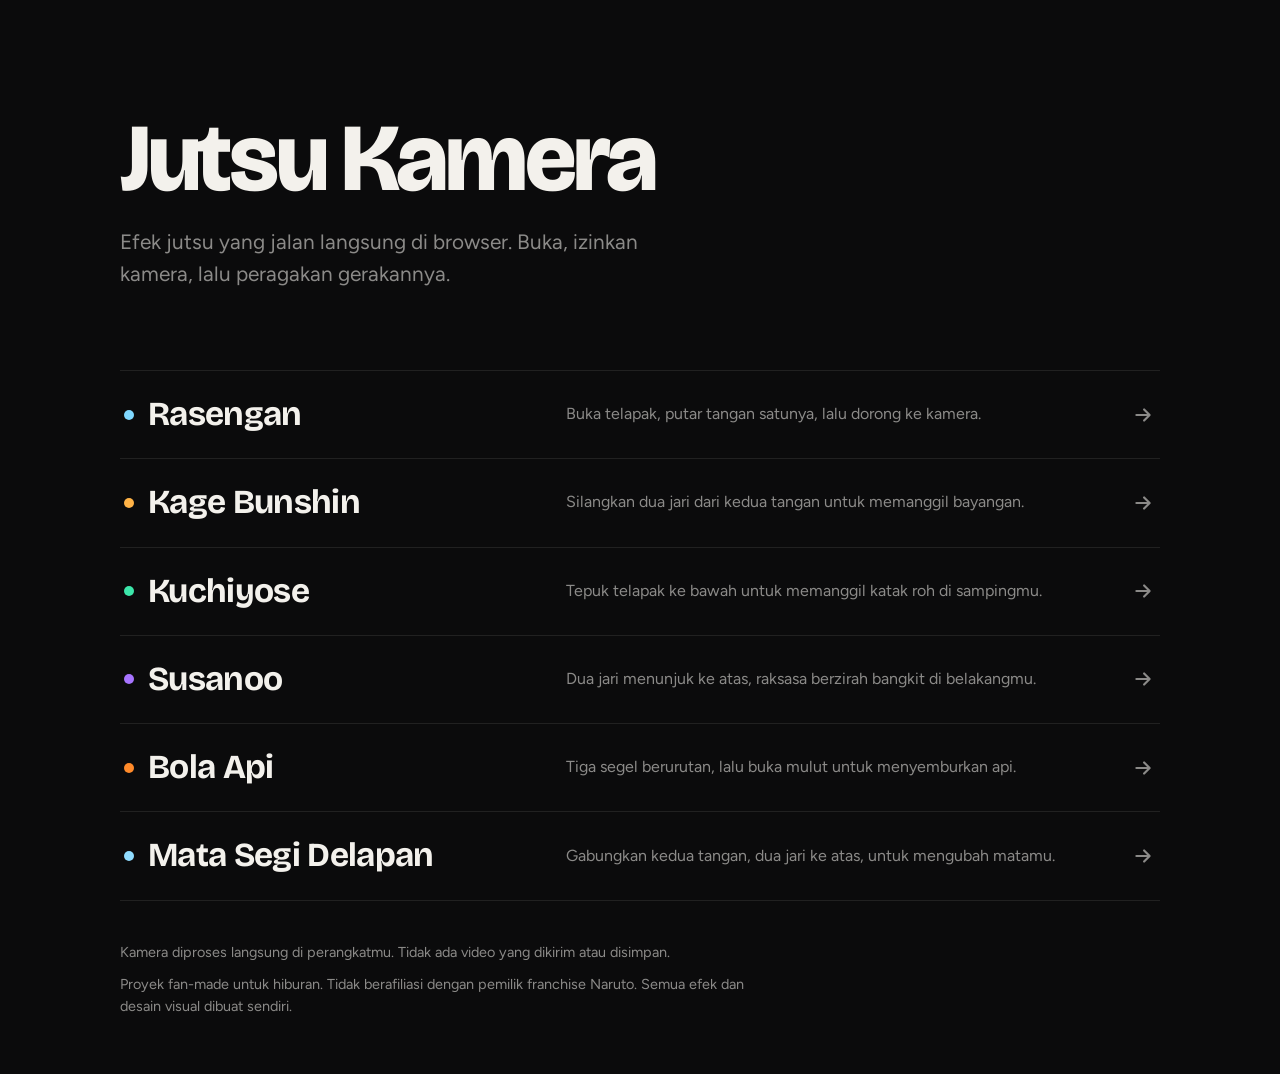
<file: index.html>
<!doctype html>
<html lang="id">
<head>
<meta charset="utf-8">
<meta name="viewport" content="width=device-width,initial-scale=1">
<title>Jutsu Kamera</title>
<meta name="description" content="Efek jutsu yang jalan langsung di browser lewat kamera. Fan-made, tanpa instalasi.">
<link rel="preconnect" href="https://fonts.googleapis.com"><link rel="preconnect" href="https://fonts.gstatic.com" crossorigin>
<link href="https://fonts.googleapis.com/css2?family=Bricolage+Grotesque:opsz,wght@12..96,600..800&family=Figtree:wght@400..700&display=swap" rel="stylesheet">
<style>
  :root { --ink:#f3f1ec; --bg:#0b0b0c; --muted:color-mix(in oklab, var(--ink) 60%, var(--bg)); --line:color-mix(in oklab, var(--ink) 12%, var(--bg)); }
  * { box-sizing:border-box; }
  html { background:var(--bg); color-scheme:dark; }
  body { margin:0; min-height:100vh; background:var(--bg); color:var(--ink); font:400 16px/1.55 "Figtree", ui-sans-serif, system-ui, sans-serif; -webkit-font-smoothing:antialiased; }
  ::selection { background:#ff8a2a; color:#0b0b0c; }
  main { width:min(1040px, 100% - 32px); margin:0 auto; padding:clamp(48px, 9vw, 120px) 0 56px; }
  h1 { margin:0; font:800 clamp(3rem, 9vw, 6rem)/0.92 "Bricolage Grotesque", sans-serif; letter-spacing:-0.035em; text-wrap:balance; }
  .lede { margin:22px 0 0; max-width:44ch; font-size:clamp(1.05rem, 1.7vw, 1.3rem); color:var(--muted); text-wrap:pretty; }
  .list { list-style:none; margin:clamp(48px, 7vw, 80px) 0 0; padding:0; border-top:1px solid var(--line); }
  .list a {
    --a:#fff; display:grid; grid-template-columns:minmax(0, 1fr) minmax(0, 1.3fr) 24px; align-items:center; gap:8px 32px;
    padding:26px 4px; border-bottom:1px solid var(--line); color:inherit; text-decoration:none;
    transition:background .3s cubic-bezier(.16,1,.3,1), padding .3s cubic-bezier(.16,1,.3,1);
  }
  .list a:hover { background:color-mix(in oklab, var(--a) 6%, var(--bg)); padding-left:16px; padding-right:16px; }
  .list a:focus-visible { outline:2px solid var(--a); outline-offset:-2px; }
  .name { display:flex; align-items:center; gap:14px; font:700 clamp(1.5rem, 3vw, 2.1rem)/1.05 "Bricolage Grotesque", sans-serif; letter-spacing:-0.02em; }
  .name::before { content:""; flex:none; width:10px; height:10px; border-radius:50%; background:var(--a); }
  .how { color:var(--muted); }
  .list svg { width:22px; height:22px; color:var(--muted); transition:transform .3s cubic-bezier(.16,1,.3,1), color .2s; }
  .list a:hover svg { transform:translateX(4px); color:var(--a); }
  .note { margin:40px 0 0; display:grid; gap:10px; max-width:70ch; font-size:.9rem; color:var(--muted); }
  .note p { margin:0; }
  @media (max-width: 680px) {
    .list a { grid-template-columns:minmax(0, 1fr) 22px; }
    .how { grid-column:1; grid-row:2; font-size:.95rem; }
    .list svg { grid-row:1 / span 2; grid-column:2; }
    .list a:hover { padding-left:4px; padding-right:4px; }
  }
  @media (prefers-reduced-motion: no-preference) {
    h1 { animation: rise .9s cubic-bezier(.16,1,.3,1) both; }
    @keyframes rise { from { clip-path: inset(0 0 100% 0); transform: translateY(18px); } to { clip-path: inset(0 0 -10% 0); transform: none; } }
  }
</style>
</head>
<body>
<main>
  <h1>Jutsu Kamera</h1>
  <p class="lede">Efek jutsu yang jalan langsung di browser. Buka, izinkan kamera, lalu peragakan gerakannya.</p>

  <ul class="list">
    <li><a href="rasengan/" style="--a:#7fd8ff"><span class="name">Rasengan</span><span class="how">Buka telapak, putar tangan satunya, lalu dorong ke kamera.</span><svg viewBox="0 0 20 20" fill="none" aria-hidden="true"><path d="M4 10h11m-4-5 5 5-5 5" stroke="currentColor" stroke-width="2" stroke-linecap="round" stroke-linejoin="round"/></svg></a></li>
    <li><a href="kagebunshin/" style="--a:#ffb347"><span class="name">Kage Bunshin</span><span class="how">Silangkan dua jari dari kedua tangan untuk memanggil bayangan.</span><svg viewBox="0 0 20 20" fill="none" aria-hidden="true"><path d="M4 10h11m-4-5 5 5-5 5" stroke="currentColor" stroke-width="2" stroke-linecap="round" stroke-linejoin="round"/></svg></a></li>
    <li><a href="kuchiyose/" style="--a:#3ce6aa"><span class="name">Kuchiyose</span><span class="how">Tepuk telapak ke bawah untuk memanggil katak roh di sampingmu.</span><svg viewBox="0 0 20 20" fill="none" aria-hidden="true"><path d="M4 10h11m-4-5 5 5-5 5" stroke="currentColor" stroke-width="2" stroke-linecap="round" stroke-linejoin="round"/></svg></a></li>
    <li><a href="susanoo/" style="--a:#a774ff"><span class="name">Susanoo</span><span class="how">Dua jari menunjuk ke atas, raksasa berzirah bangkit di belakangmu.</span><svg viewBox="0 0 20 20" fill="none" aria-hidden="true"><path d="M4 10h11m-4-5 5 5-5 5" stroke="currentColor" stroke-width="2" stroke-linecap="round" stroke-linejoin="round"/></svg></a></li>
    <li><a href="bolaapi/" style="--a:#ff8a2a"><span class="name">Bola Api</span><span class="how">Tiga segel berurutan, lalu buka mulut untuk menyemburkan api.</span><svg viewBox="0 0 20 20" fill="none" aria-hidden="true"><path d="M4 10h11m-4-5 5 5-5 5" stroke="currentColor" stroke-width="2" stroke-linecap="round" stroke-linejoin="round"/></svg></a></li>
    <li><a href="segi8/" style="--a:#8fdcff"><span class="name">Mata Segi Delapan</span><span class="how">Gabungkan kedua tangan, dua jari ke atas, untuk mengubah matamu.</span><svg viewBox="0 0 20 20" fill="none" aria-hidden="true"><path d="M4 10h11m-4-5 5 5-5 5" stroke="currentColor" stroke-width="2" stroke-linecap="round" stroke-linejoin="round"/></svg></a></li>
  </ul>

  <div class="note">
    <p>Kamera diproses langsung di perangkatmu. Tidak ada video yang dikirim atau disimpan.</p>
    <p>Proyek fan-made untuk hiburan. Tidak berafiliasi dengan pemilik franchise Naruto. Semua efek dan desain visual dibuat sendiri.</p>
  </div>
</main>
</body>
</html>
</file>
